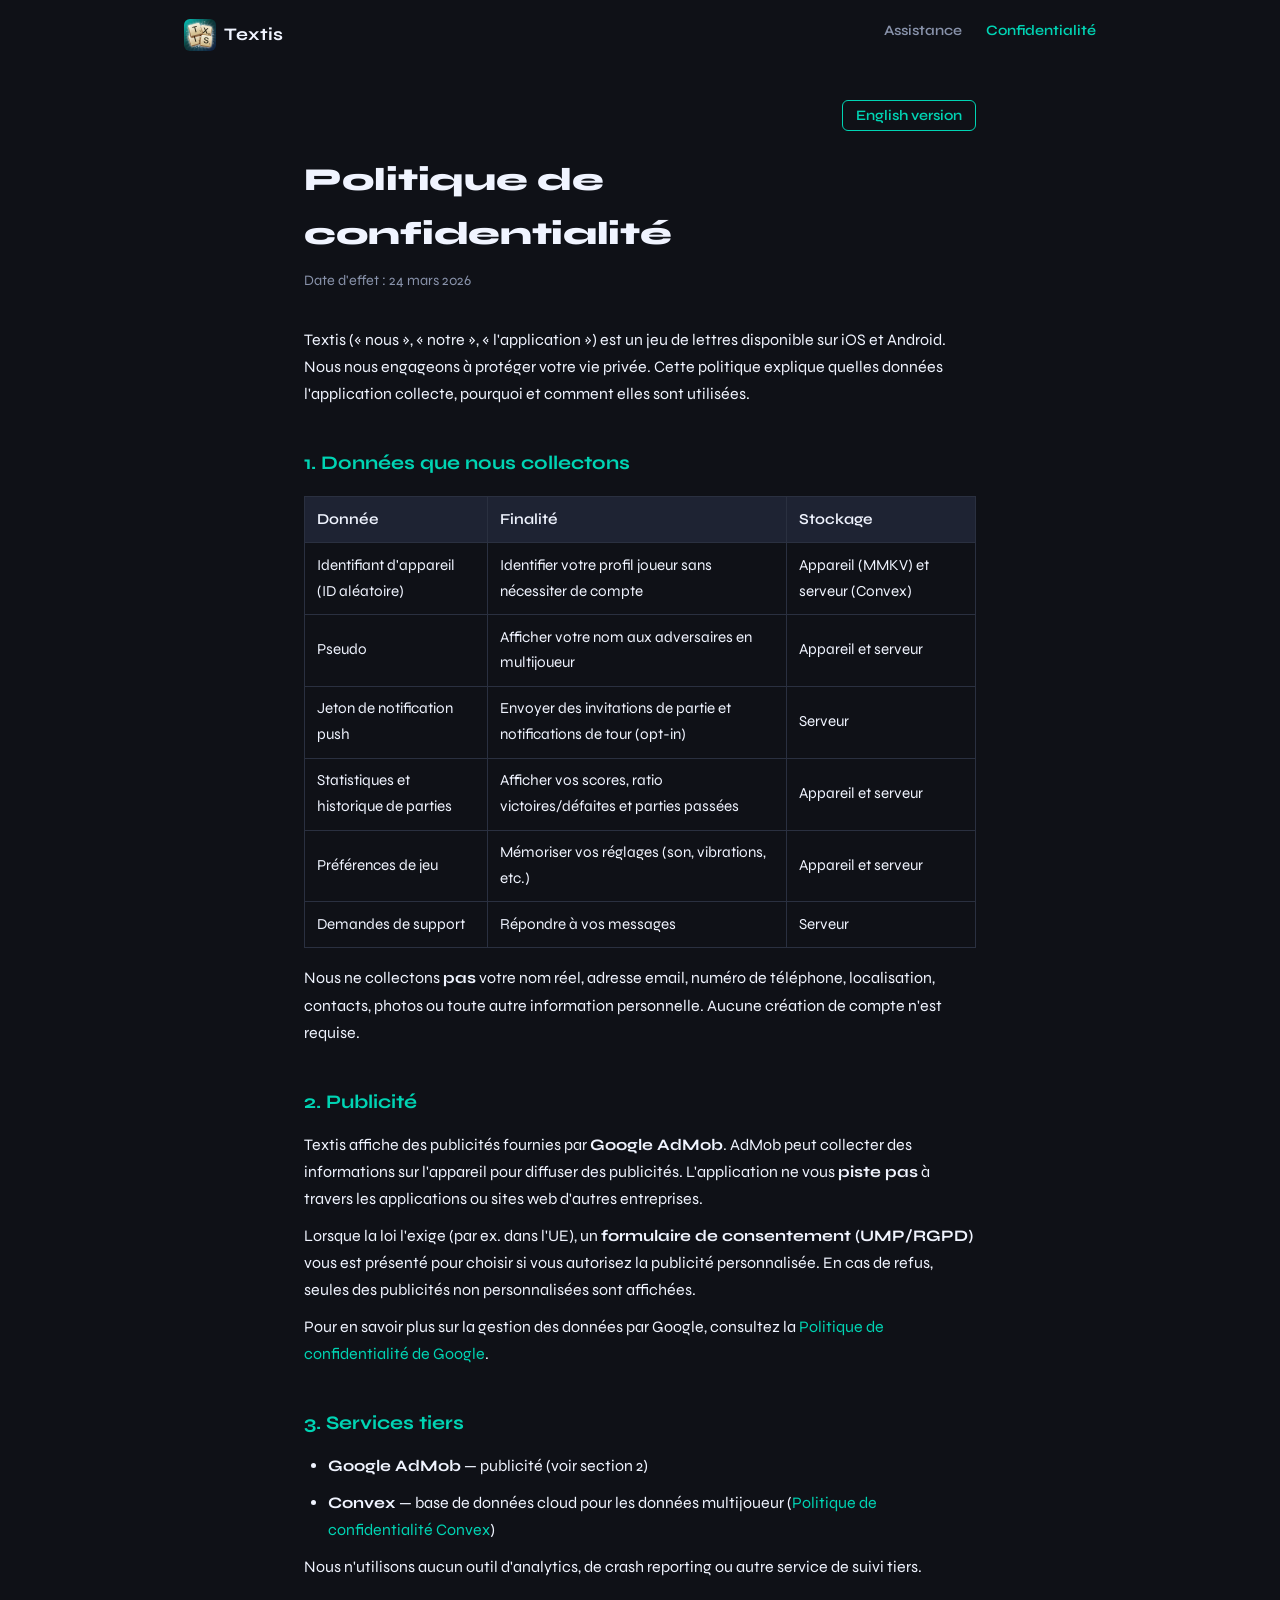
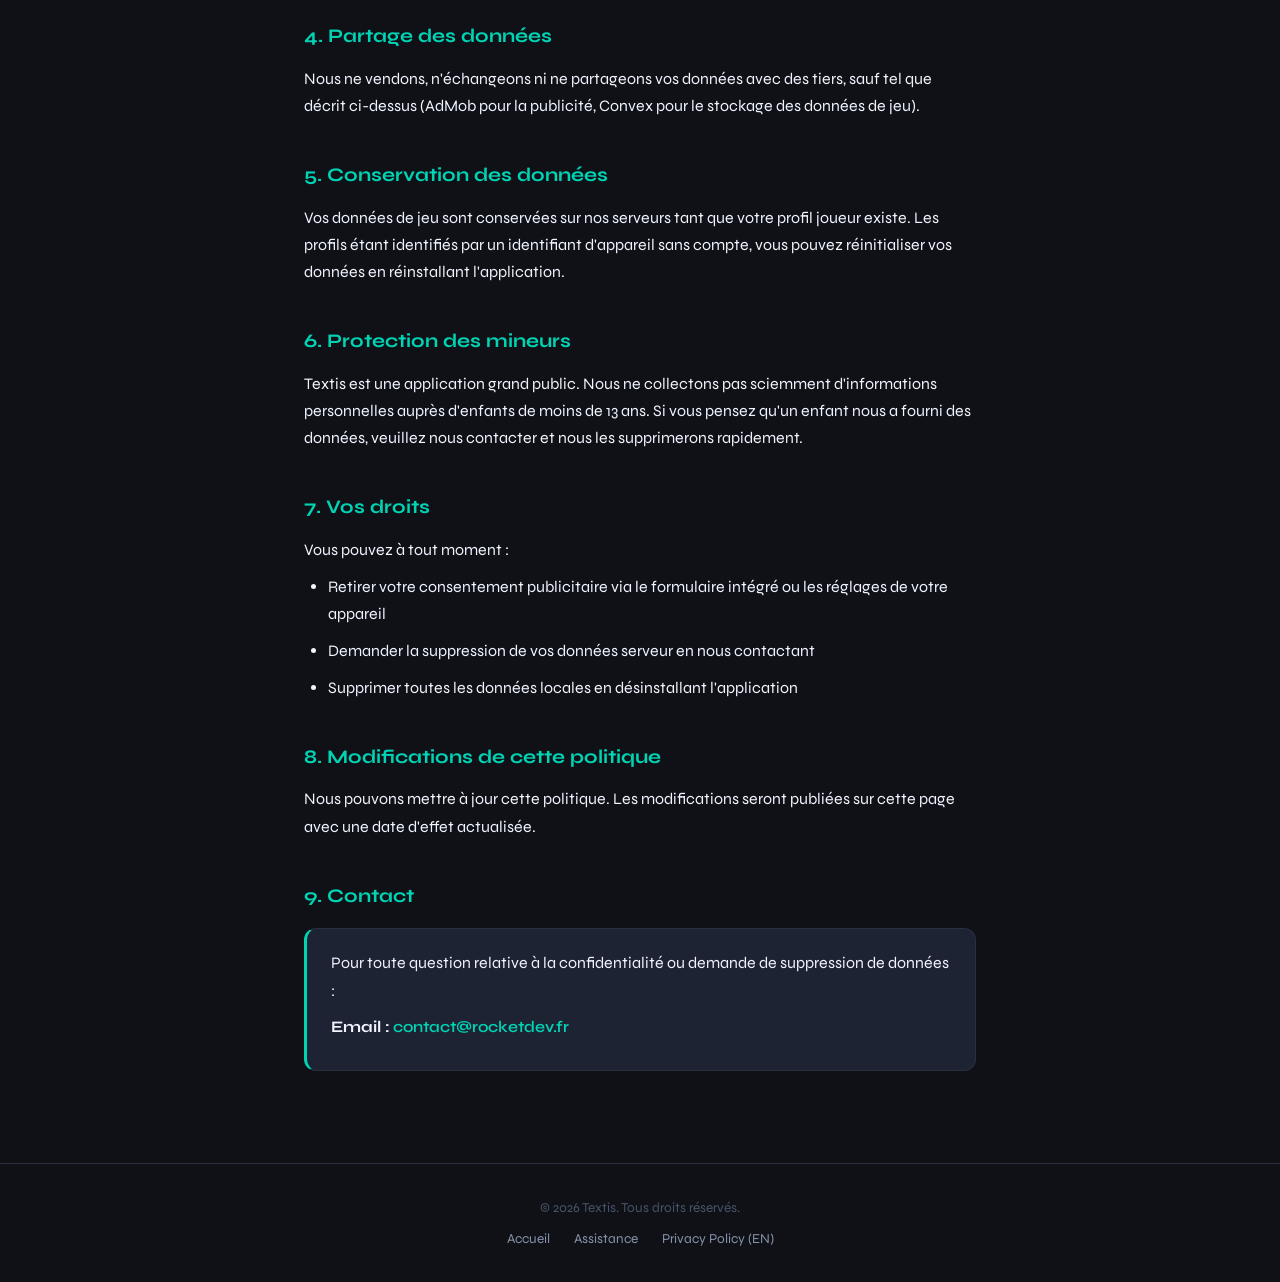
<file: privacy-policy-fr.html>
<!DOCTYPE html>
<html lang="fr">
<head>
  <meta charset="UTF-8">
  <meta name="viewport" content="width=device-width, initial-scale=1.0">
  <title>Textis — Politique de confidentialit&eacute;</title>
  <link rel="icon" type="image/png" href="icon.png">
  <link rel="stylesheet" href="style.css">
</head>
<body>

  <nav class="site-nav">
    <a href="index.html" class="brand">
      <img src="icon.png" alt="Textis">
      Textis
    </a>
    <ul class="nav-links">
      <li><a href="support.html">Assistance</a></li>
      <li><a href="privacy-policy-fr.html" class="active">Confidentialit&eacute;</a></li>
    </ul>
  </nav>

  <div class="container">
    <div class="lang-switch">
      <a href="privacy-policy.html">English version</a>
    </div>

    <h1>Politique de confidentialit&eacute;</h1>
    <p class="effective-date">Date d'effet : 24 mars 2026</p>

    <p>
      Textis (&laquo;&nbsp;nous&nbsp;&raquo;, &laquo;&nbsp;notre&nbsp;&raquo;, &laquo;&nbsp;l'application&nbsp;&raquo;)
      est un jeu de lettres disponible sur iOS et Android. Nous nous engageons
      &agrave; prot&eacute;ger votre vie priv&eacute;e. Cette politique explique quelles donn&eacute;es
      l'application collecte, pourquoi et comment elles sont utilis&eacute;es.
    </p>

    <h2>1. Donn&eacute;es que nous collectons</h2>

    <table>
      <thead>
        <tr><th>Donn&eacute;e</th><th>Finalit&eacute;</th><th>Stockage</th></tr>
      </thead>
      <tbody>
        <tr>
          <td>Identifiant d'appareil (ID al&eacute;atoire)</td>
          <td>Identifier votre profil joueur sans n&eacute;cessiter de compte</td>
          <td>Appareil (MMKV) et serveur (Convex)</td>
        </tr>
        <tr>
          <td>Pseudo</td>
          <td>Afficher votre nom aux adversaires en multijoueur</td>
          <td>Appareil et serveur</td>
        </tr>
        <tr>
          <td>Jeton de notification push</td>
          <td>Envoyer des invitations de partie et notifications de tour (opt-in)</td>
          <td>Serveur</td>
        </tr>
        <tr>
          <td>Statistiques et historique de parties</td>
          <td>Afficher vos scores, ratio victoires/d&eacute;faites et parties pass&eacute;es</td>
          <td>Appareil et serveur</td>
        </tr>
        <tr>
          <td>Pr&eacute;f&eacute;rences de jeu</td>
          <td>M&eacute;moriser vos r&eacute;glages (son, vibrations, etc.)</td>
          <td>Appareil et serveur</td>
        </tr>
        <tr>
          <td>Demandes de support</td>
          <td>R&eacute;pondre &agrave; vos messages</td>
          <td>Serveur</td>
        </tr>
      </tbody>
    </table>

    <p>
      Nous ne collectons <strong>pas</strong> votre nom r&eacute;el, adresse email,
      num&eacute;ro de t&eacute;l&eacute;phone, localisation, contacts, photos ou toute autre
      information personnelle. Aucune cr&eacute;ation de compte n'est requise.
    </p>

    <h2>2. Publicit&eacute;</h2>
    <p>
      Textis affiche des publicit&eacute;s fournies par <strong>Google AdMob</strong>.
      AdMob peut collecter des informations sur l'appareil pour diffuser des
      publicit&eacute;s. L'application ne vous <strong>piste pas</strong> &agrave; travers
      les applications ou sites web d'autres entreprises.
    </p>
    <p>
      Lorsque la loi l'exige (par ex. dans l'UE), un <strong>formulaire de
      consentement (UMP/RGPD)</strong> vous est pr&eacute;sent&eacute; pour choisir si vous
      autorisez la publicit&eacute; personnalis&eacute;e. En cas de refus, seules des
      publicit&eacute;s non personnalis&eacute;es sont affich&eacute;es.
    </p>
    <p>
      Pour en savoir plus sur la gestion des donn&eacute;es par Google, consultez la
      <a href="https://policies.google.com/privacy" target="_blank" rel="noopener">Politique de confidentialit&eacute; de Google</a>.
    </p>

    <h2>3. Services tiers</h2>
    <ul>
      <li><strong>Google AdMob</strong> — publicit&eacute; (voir section 2)</li>
      <li><strong>Convex</strong> — base de donn&eacute;es cloud pour les donn&eacute;es multijoueur
        (<a href="https://www.convex.dev/privacy" target="_blank" rel="noopener">Politique de confidentialit&eacute; Convex</a>)</li>
    </ul>
    <p>Nous n'utilisons aucun outil d'analytics, de crash reporting ou autre service de suivi tiers.</p>

    <h2>4. Partage des donn&eacute;es</h2>
    <p>
      Nous ne vendons, n'&eacute;changeons ni ne partageons vos donn&eacute;es avec des tiers,
      sauf tel que d&eacute;crit ci-dessus (AdMob pour la publicit&eacute;, Convex pour le
      stockage des donn&eacute;es de jeu).
    </p>

    <h2>5. Conservation des donn&eacute;es</h2>
    <p>
      Vos donn&eacute;es de jeu sont conserv&eacute;es sur nos serveurs tant que votre profil
      joueur existe. Les profils &eacute;tant identifi&eacute;s par un identifiant d'appareil
      sans compte, vous pouvez r&eacute;initialiser vos donn&eacute;es en r&eacute;installant l'application.
    </p>

    <h2>6. Protection des mineurs</h2>
    <p>
      Textis est une application grand public. Nous ne collectons pas sciemment
      d'informations personnelles aupr&egrave;s d'enfants de moins de 13 ans. Si vous
      pensez qu'un enfant nous a fourni des donn&eacute;es, veuillez nous contacter et
      nous les supprimerons rapidement.
    </p>

    <h2>7. Vos droits</h2>
    <p>Vous pouvez &agrave; tout moment :</p>
    <ul>
      <li>Retirer votre consentement publicitaire via le formulaire int&eacute;gr&eacute; ou les r&eacute;glages de votre appareil</li>
      <li>Demander la suppression de vos donn&eacute;es serveur en nous contactant</li>
      <li>Supprimer toutes les donn&eacute;es locales en d&eacute;sinstallant l'application</li>
    </ul>

    <h2>8. Modifications de cette politique</h2>
    <p>
      Nous pouvons mettre &agrave; jour cette politique. Les modifications seront
      publi&eacute;es sur cette page avec une date d'effet actualis&eacute;e.
    </p>

    <h2>9. Contact</h2>
    <div class="contact-box">
      <p>Pour toute question relative &agrave; la confidentialit&eacute; ou demande de suppression de donn&eacute;es :</p>
      <p><strong>Email :</strong> <a href="mailto:contact@rocketdev.fr">contact@rocketdev.fr</a></p>
    </div>
  </div>

  <footer>
    <p>&copy; 2026 Textis. Tous droits r&eacute;serv&eacute;s.</p>
    <div class="footer-links">
      <a href="index.html">Accueil</a>
      <a href="support.html">Assistance</a>
      <a href="privacy-policy.html">Privacy Policy (EN)</a>
    </div>
  </footer>

</body>
</html>
</file>
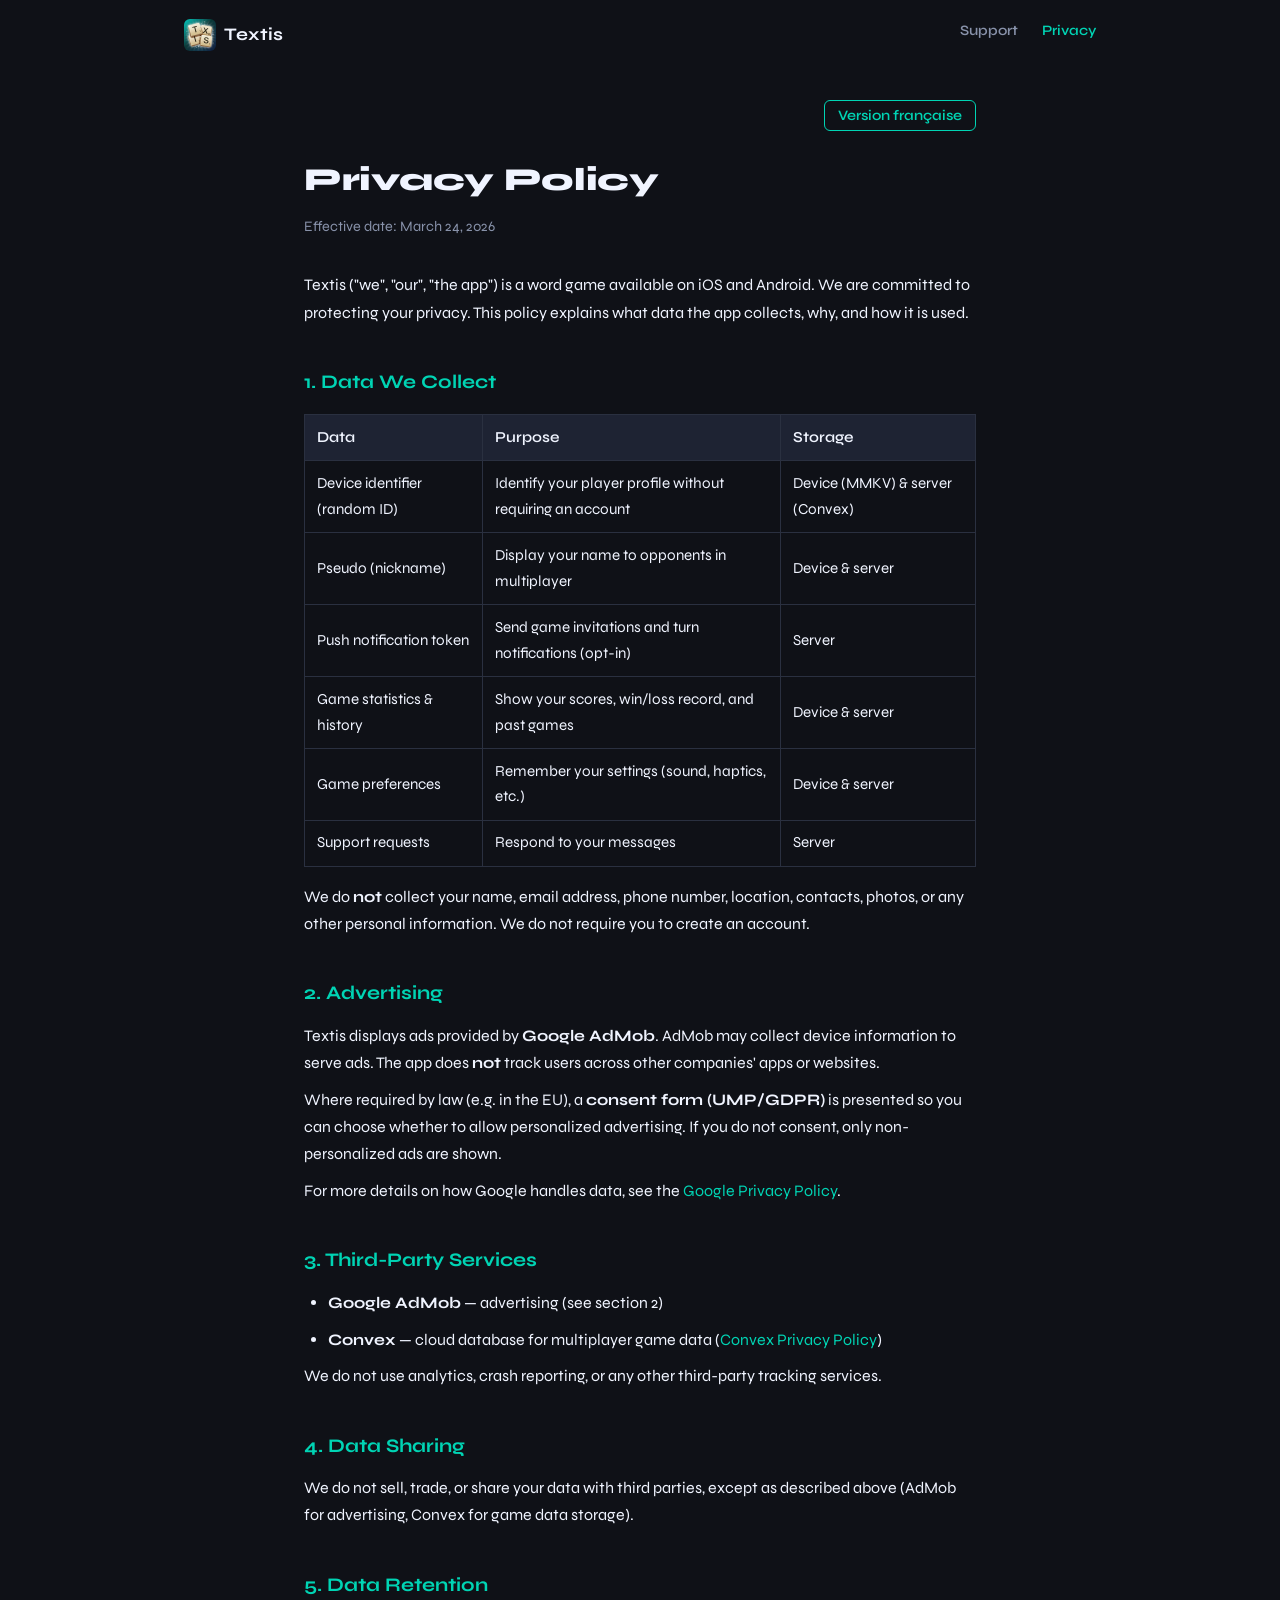
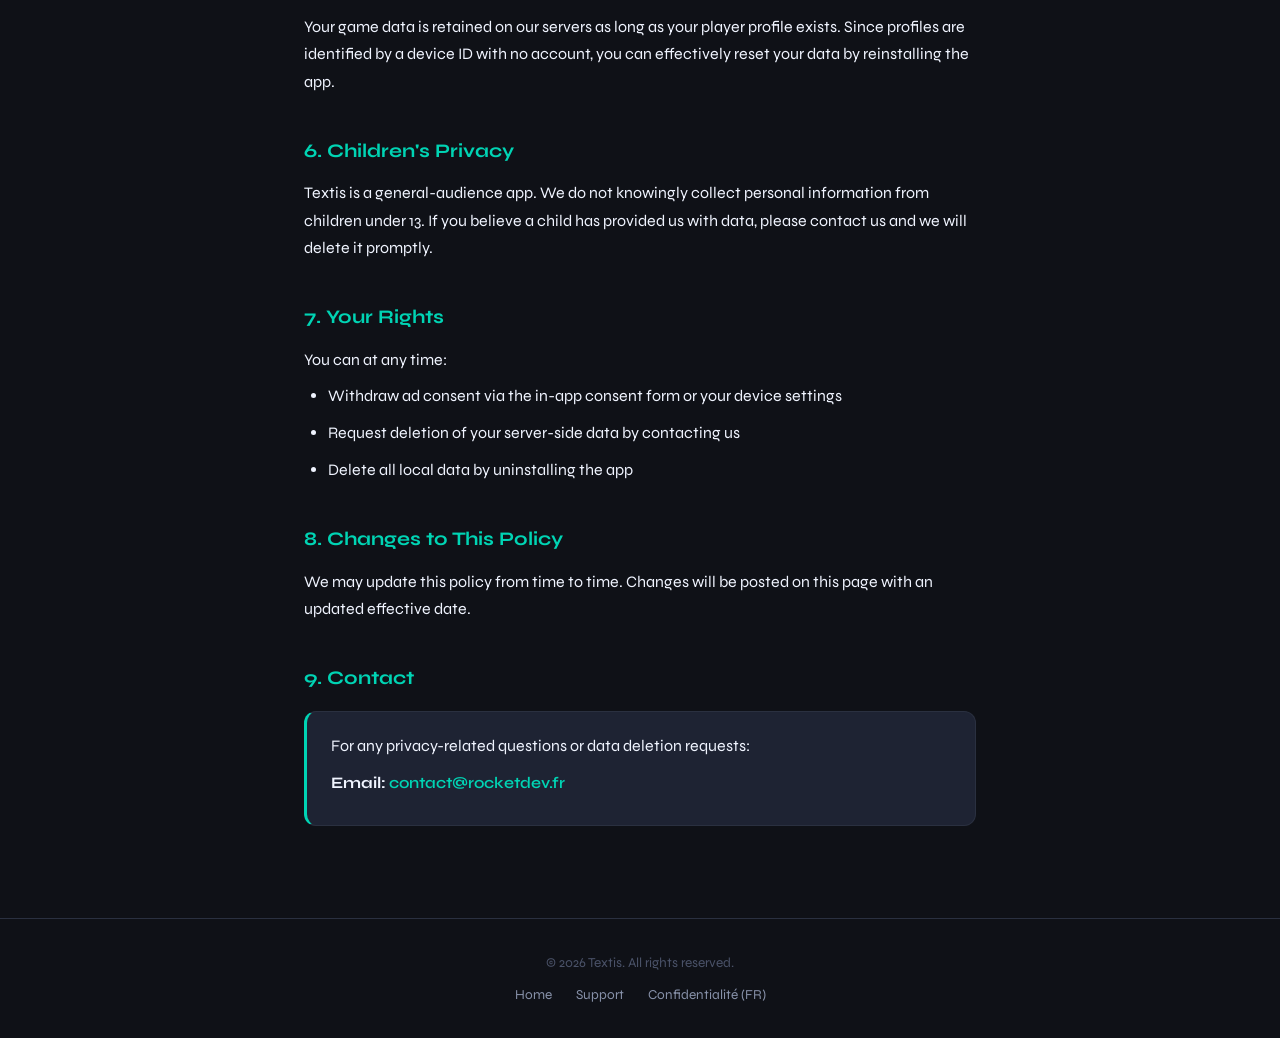
<file: privacy-policy.html>
<!DOCTYPE html>
<html lang="en">
<head>
  <meta charset="UTF-8">
  <meta name="viewport" content="width=device-width, initial-scale=1.0">
  <title>Textis — Privacy Policy</title>
  <link rel="icon" type="image/png" href="icon.png">
  <link rel="stylesheet" href="style.css">
</head>
<body>

  <nav class="site-nav">
    <a href="index.html" class="brand">
      <img src="icon.png" alt="Textis">
      Textis
    </a>
    <ul class="nav-links">
      <li><a href="support.html">Support</a></li>
      <li><a href="privacy-policy.html" class="active">Privacy</a></li>
    </ul>
  </nav>

  <div class="container">
    <div class="lang-switch">
      <a href="privacy-policy-fr.html">Version fran&ccedil;aise</a>
    </div>

    <h1>Privacy Policy</h1>
    <p class="effective-date">Effective date: March 24, 2026</p>

    <p>
      Textis ("we", "our", "the app") is a word game available on iOS and Android.
      We are committed to protecting your privacy. This policy explains what data
      the app collects, why, and how it is used.
    </p>

    <h2>1. Data We Collect</h2>

    <table>
      <thead>
        <tr><th>Data</th><th>Purpose</th><th>Storage</th></tr>
      </thead>
      <tbody>
        <tr>
          <td>Device identifier (random ID)</td>
          <td>Identify your player profile without requiring an account</td>
          <td>Device (MMKV) &amp; server (Convex)</td>
        </tr>
        <tr>
          <td>Pseudo (nickname)</td>
          <td>Display your name to opponents in multiplayer</td>
          <td>Device &amp; server</td>
        </tr>
        <tr>
          <td>Push notification token</td>
          <td>Send game invitations and turn notifications (opt-in)</td>
          <td>Server</td>
        </tr>
        <tr>
          <td>Game statistics &amp; history</td>
          <td>Show your scores, win/loss record, and past games</td>
          <td>Device &amp; server</td>
        </tr>
        <tr>
          <td>Game preferences</td>
          <td>Remember your settings (sound, haptics, etc.)</td>
          <td>Device &amp; server</td>
        </tr>
        <tr>
          <td>Support requests</td>
          <td>Respond to your messages</td>
          <td>Server</td>
        </tr>
      </tbody>
    </table>

    <p>
      We do <strong>not</strong> collect your name, email address, phone number,
      location, contacts, photos, or any other personal information. We do not
      require you to create an account.
    </p>

    <h2>2. Advertising</h2>
    <p>
      Textis displays ads provided by <strong>Google AdMob</strong>. AdMob may
      collect device information to serve ads. The app does <strong>not</strong>
      track users across other companies' apps or websites.
    </p>
    <p>
      Where required by law (e.g. in the EU), a <strong>consent form (UMP/GDPR)</strong>
      is presented so you can choose whether to allow personalized advertising.
      If you do not consent, only non-personalized ads are shown.
    </p>
    <p>
      For more details on how Google handles data, see the
      <a href="https://policies.google.com/privacy" target="_blank" rel="noopener">Google Privacy Policy</a>.
    </p>

    <h2>3. Third-Party Services</h2>
    <ul>
      <li><strong>Google AdMob</strong> — advertising (see section 2)</li>
      <li><strong>Convex</strong> — cloud database for multiplayer game data
        (<a href="https://www.convex.dev/privacy" target="_blank" rel="noopener">Convex Privacy Policy</a>)</li>
    </ul>
    <p>We do not use analytics, crash reporting, or any other third-party tracking services.</p>

    <h2>4. Data Sharing</h2>
    <p>
      We do not sell, trade, or share your data with third parties, except as
      described above (AdMob for advertising, Convex for game data storage).
    </p>

    <h2>5. Data Retention</h2>
    <p>
      Your game data is retained on our servers as long as your player profile
      exists. Since profiles are identified by a device ID with no account, you
      can effectively reset your data by reinstalling the app.
    </p>

    <h2>6. Children's Privacy</h2>
    <p>
      Textis is a general-audience app. We do not knowingly collect personal
      information from children under 13. If you believe a child has provided us
      with data, please contact us and we will delete it promptly.
    </p>

    <h2>7. Your Rights</h2>
    <p>You can at any time:</p>
    <ul>
      <li>Withdraw ad consent via the in-app consent form or your device settings</li>
      <li>Request deletion of your server-side data by contacting us</li>
      <li>Delete all local data by uninstalling the app</li>
    </ul>

    <h2>8. Changes to This Policy</h2>
    <p>
      We may update this policy from time to time. Changes will be posted on this
      page with an updated effective date.
    </p>

    <h2>9. Contact</h2>
    <div class="contact-box">
      <p>For any privacy-related questions or data deletion requests:</p>
      <p><strong>Email:</strong> <a href="mailto:contact@rocketdev.fr">contact@rocketdev.fr</a></p>
    </div>
  </div>

  <footer>
    <p>&copy; 2026 Textis. All rights reserved.</p>
    <div class="footer-links">
      <a href="index.html">Home</a>
      <a href="support.html">Support</a>
      <a href="privacy-policy-fr.html">Confidentialit&eacute; (FR)</a>
    </div>
  </footer>

</body>
</html>
</file>
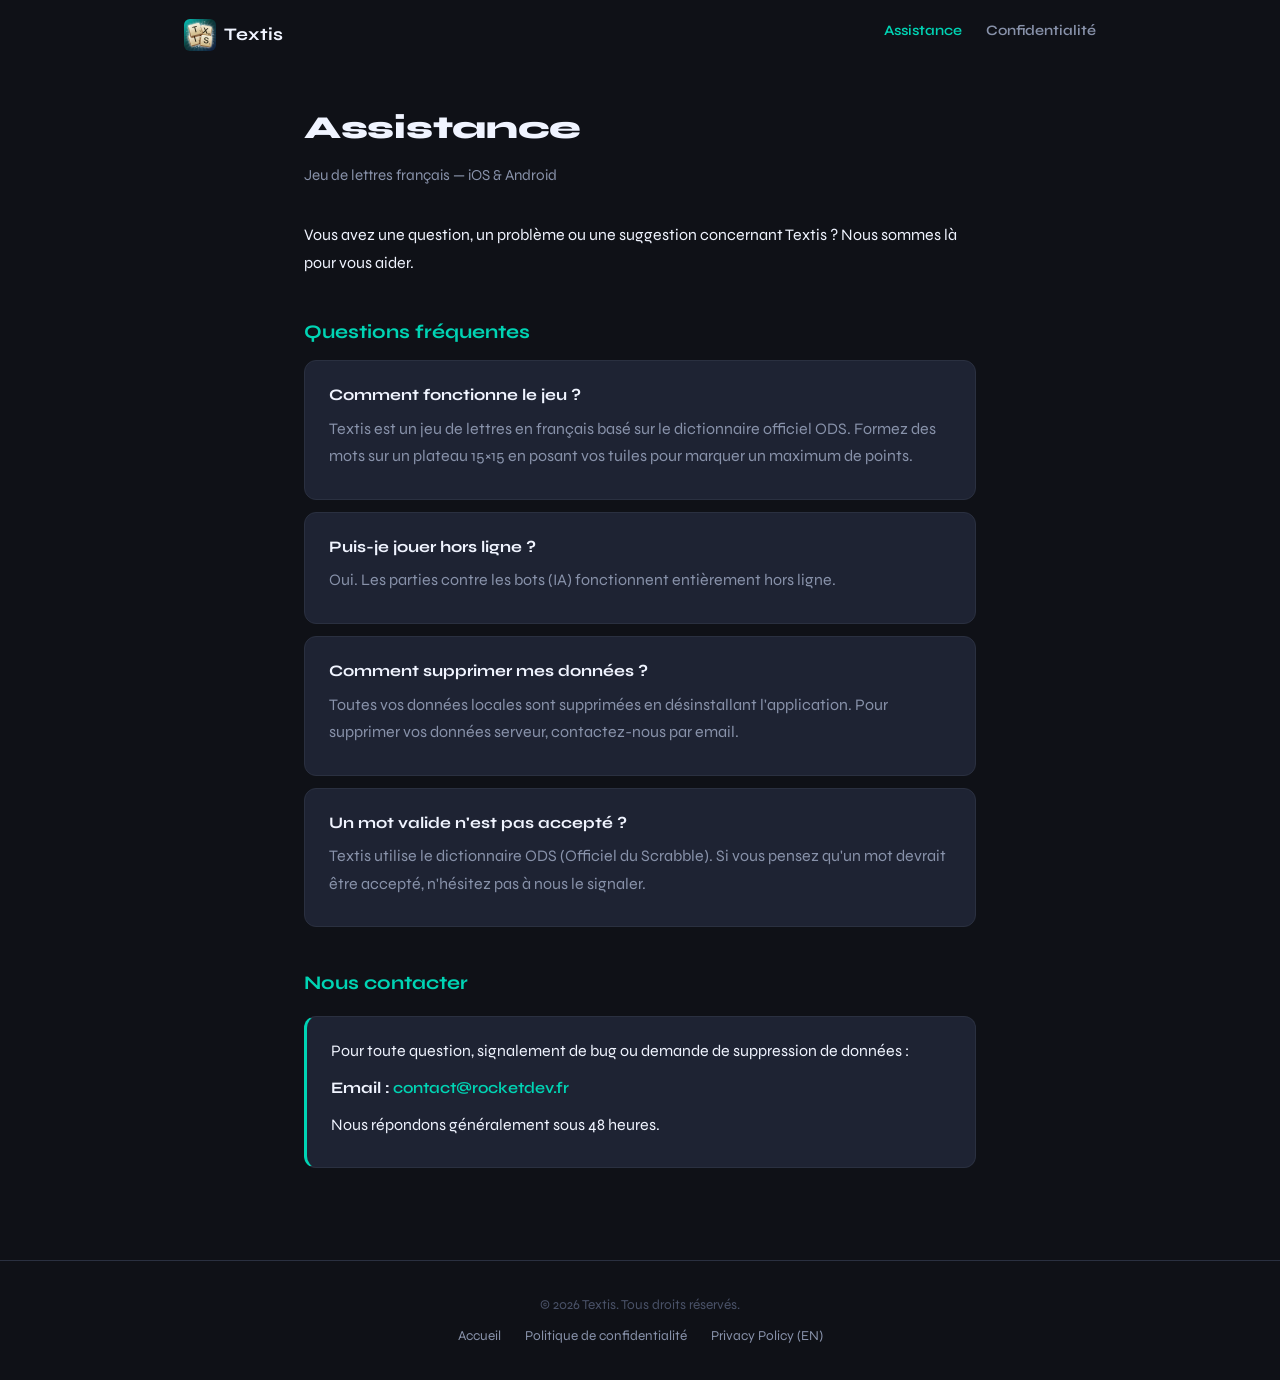
<file: support.html>
<!DOCTYPE html>
<html lang="fr">
<head>
  <meta charset="UTF-8">
  <meta name="viewport" content="width=device-width, initial-scale=1.0">
  <title>Textis — Assistance</title>
  <link rel="icon" type="image/png" href="icon.png">
  <link rel="stylesheet" href="style.css">
</head>
<body>

  <nav class="site-nav">
    <a href="index.html" class="brand">
      <img src="icon.png" alt="Textis">
      Textis
    </a>
    <ul class="nav-links">
      <li><a href="support.html" class="active">Assistance</a></li>
      <li><a href="privacy-policy-fr.html">Confidentialit&eacute;</a></li>
    </ul>
  </nav>

  <div class="container">
    <h1>Assistance</h1>
    <p class="subtitle">Jeu de lettres fran&ccedil;ais — iOS &amp; Android</p>

    <p>
      Vous avez une question, un probl&egrave;me ou une suggestion concernant Textis&nbsp;?
      Nous sommes l&agrave; pour vous aider.
    </p>

    <h2>Questions fr&eacute;quentes</h2>

    <div class="faq-item">
      <strong>Comment fonctionne le jeu&nbsp;?</strong>
      <p>Textis est un jeu de lettres en fran&ccedil;ais bas&eacute; sur le dictionnaire officiel ODS.
      Formez des mots sur un plateau 15&times;15 en posant vos tuiles pour marquer un maximum de points.</p>
    </div>

    <div class="faq-item">
      <strong>Puis-je jouer hors ligne&nbsp;?</strong>
      <p>Oui. Les parties contre les bots (IA) fonctionnent enti&egrave;rement hors ligne.</p>
    </div>

    <div class="faq-item">
      <strong>Comment supprimer mes donn&eacute;es&nbsp;?</strong>
      <p>Toutes vos donn&eacute;es locales sont supprim&eacute;es en d&eacute;sinstallant l'application.
      Pour supprimer vos donn&eacute;es serveur, contactez-nous par email.</p>
    </div>

    <div class="faq-item">
      <strong>Un mot valide n'est pas accept&eacute;&nbsp;?</strong>
      <p>Textis utilise le dictionnaire ODS (Officiel du Scrabble). Si vous pensez qu'un mot
      devrait &ecirc;tre accept&eacute;, n'h&eacute;sitez pas &agrave; nous le signaler.</p>
    </div>

    <h2>Nous contacter</h2>
    <div class="contact-box">
      <p>Pour toute question, signalement de bug ou demande de suppression de donn&eacute;es&nbsp;:</p>
      <p><strong>Email&nbsp;:</strong> <a href="mailto:contact@rocketdev.fr">contact@rocketdev.fr</a></p>
      <p>Nous r&eacute;pondons g&eacute;n&eacute;ralement sous 48 heures.</p>
    </div>
  </div>

  <footer>
    <p>&copy; 2026 Textis. Tous droits r&eacute;serv&eacute;s.</p>
    <div class="footer-links">
      <a href="index.html">Accueil</a>
      <a href="privacy-policy-fr.html">Politique de confidentialit&eacute;</a>
      <a href="privacy-policy.html">Privacy Policy (EN)</a>
    </div>
  </footer>

</body>
</html>
</file>
<file: style.css>
/* ============================================
   Textis — Shared Design System
   Aligned with the Textis mobile app tokens
   ============================================ */

/* Google Fonts: Syne (display) + DM Mono (monospace) */
@import url('https://fonts.googleapis.com/css2?family=Syne:wght@400;600;700;800&family=DM+Mono:wght@400;500&display=swap');

:root {
  --bg-deep: #0F1117;
  --bg-surface: #171B26;
  --bg-card: #1E2333;
  --bg-elevated: #252A3A;

  --accent: #00D4B4;
  --accent-dark: #00B89C;
  --accent-dim: rgba(0, 212, 180, 0.15);
  --accent-glow: rgba(0, 212, 180, 0.3);

  --text-primary: #F0F4FF;
  --text-secondary: #8892AA;
  --text-muted: #4A5268;
  --text-inverse: #0A1F1D;

  --border: #2A3040;
  --border-subtle: #1E2333;

  --success: #4ECDC4;
  --error: #FF6B6B;
  --warning: #FFB347;
  --info: #74B9FF;

  --radius-sm: 6px;
  --radius-md: 12px;
  --radius-lg: 18px;
  --radius-xl: 24px;

  --font-display: 'Syne', sans-serif;
  --font-mono: 'DM Mono', monospace;
}

/* ---- Reset ---- */
*, *::before, *::after { margin: 0; padding: 0; box-sizing: border-box; }

/* ---- Base ---- */
body {
  font-family: var(--font-display);
  background: var(--bg-deep);
  color: var(--text-primary);
  line-height: 1.7;
  -webkit-font-smoothing: antialiased;
  -moz-osx-font-smoothing: grayscale;
}

a {
  color: var(--accent);
  text-decoration: none;
  transition: color 0.2s;
}
a:hover {
  color: var(--accent-dark);
}

/* ---- Layout ---- */
.container {
  max-width: 720px;
  margin: 0 auto;
  padding: 2rem 1.5rem;
}

/* ---- Navigation ---- */
.site-nav {
  display: flex;
  align-items: center;
  justify-content: space-between;
  padding: 1rem 1.5rem;
  max-width: 960px;
  margin: 0 auto;
}

.site-nav .brand {
  display: flex;
  align-items: center;
  gap: 0.5rem;
  font-weight: 700;
  font-size: 1.1rem;
  color: var(--text-primary);
  text-decoration: none;
}

.site-nav .brand img {
  width: 32px;
  height: 32px;
  border-radius: var(--radius-sm);
}

.site-nav .nav-links {
  display: flex;
  gap: 1.5rem;
  list-style: none;
}

.site-nav .nav-links a {
  color: var(--text-secondary);
  font-size: 0.9rem;
  font-weight: 600;
  transition: color 0.2s;
}

.site-nav .nav-links a:hover,
.site-nav .nav-links a.active {
  color: var(--accent);
}

/* ---- Typography ---- */
h1 {
  font-family: var(--font-display);
  font-weight: 800;
  font-size: 2rem;
  color: var(--text-primary);
  margin-bottom: 0.5rem;
  letter-spacing: -0.3px;
}

h1 .accent {
  color: var(--accent);
}

h2 {
  font-family: var(--font-display);
  font-weight: 700;
  font-size: 1.2rem;
  color: var(--accent);
  margin-top: 2.5rem;
  margin-bottom: 0.75rem;
}

p, li {
  margin-bottom: 0.6rem;
  color: var(--text-primary);
  line-height: 1.7;
}

.subtitle {
  color: var(--text-secondary);
  font-size: 0.95rem;
  margin-bottom: 2rem;
}

.effective-date {
  color: var(--text-secondary);
  font-size: 0.9rem;
  margin-bottom: 2rem;
}

ul { padding-left: 1.5rem; }

strong { color: var(--text-primary); }

/* ---- Language Switch ---- */
.lang-switch {
  text-align: right;
  margin-bottom: 1.5rem;
}

.lang-switch a {
  color: var(--accent);
  font-weight: 600;
  padding: 0.4rem 0.8rem;
  border: 1px solid var(--accent);
  border-radius: var(--radius-sm);
  font-size: 0.9rem;
  transition: background 0.2s, color 0.2s;
}

.lang-switch a:hover {
  background: var(--accent);
  color: var(--text-inverse);
}

/* ---- Tables ---- */
table {
  width: 100%;
  border-collapse: collapse;
  margin: 1rem 0;
}

th, td {
  text-align: left;
  padding: 0.6rem 0.75rem;
  border: 1px solid var(--border);
  font-size: 0.95rem;
}

th {
  background: var(--bg-card);
  font-weight: 600;
  color: var(--text-primary);
}

td {
  color: var(--text-primary);
}

/* ---- Cards / Boxes ---- */
.contact-box,
.faq-item {
  background: var(--bg-card);
  border: 1px solid var(--border);
  border-radius: var(--radius-md);
  padding: 1.25rem 1.5rem;
  margin-bottom: 0.75rem;
}

.contact-box {
  margin-top: 1rem;
  border-left: 3px solid var(--accent);
}

.contact-box a {
  color: var(--accent);
  font-weight: 600;
}

.faq-item strong {
  display: block;
  margin-bottom: 0.4rem;
  color: var(--text-primary);
}

.faq-item p,
.faq-item {
  color: var(--text-secondary);
}

/* ---- Buttons ---- */
.btn {
  display: inline-flex;
  align-items: center;
  gap: 0.5rem;
  padding: 0.75rem 1.5rem;
  border-radius: var(--radius-md);
  font-family: var(--font-display);
  font-weight: 700;
  font-size: 0.95rem;
  text-decoration: none;
  transition: transform 0.15s, box-shadow 0.2s, background 0.2s;
  cursor: pointer;
  border: none;
}

.btn:hover {
  transform: translateY(-1px);
}

.btn-primary {
  background: linear-gradient(135deg, var(--accent), var(--accent-dark));
  color: var(--text-inverse);
  box-shadow: 0 4px 12px var(--accent-glow);
}

.btn-primary:hover {
  box-shadow: 0 6px 20px var(--accent-glow);
  color: var(--text-inverse);
}

.btn-secondary {
  background: var(--bg-elevated);
  color: var(--text-primary);
  border: 1px solid var(--border);
}

.btn-secondary:hover {
  border-color: var(--accent);
  color: var(--accent);
}

/* ---- Store Badges ---- */
.store-badges {
  display: flex;
  gap: 1rem;
  flex-wrap: wrap;
  margin-top: 1.5rem;
}

.store-badges a {
  display: inline-block;
  transition: transform 0.15s, opacity 0.2s;
}

.store-badges a:hover {
  transform: translateY(-2px);
  opacity: 0.9;
}

.store-badges img {
  height: 48px;
}

/* ---- Hero ---- */
.hero {
  text-align: center;
  padding: 4rem 1.5rem 3rem;
  position: relative;
  overflow: hidden;
}

.hero::before {
  content: '';
  position: absolute;
  top: -50%;
  left: -50%;
  width: 200%;
  height: 200%;
  background: radial-gradient(
    ellipse at 30% 20%,
    rgba(0, 212, 180, 0.12) 0%,
    rgba(0, 212, 180, 0.04) 30%,
    transparent 60%
  );
  pointer-events: none;
}

.hero-content {
  position: relative;
  z-index: 1;
}

.hero .app-icon {
  width: 120px;
  height: 120px;
  border-radius: var(--radius-xl);
  box-shadow: 0 8px 32px rgba(0, 212, 180, 0.2);
  margin-bottom: 1.5rem;
}

.hero h1 {
  font-size: 2.8rem;
  font-weight: 800;
  letter-spacing: -0.5px;
}

.hero .tagline {
  color: var(--text-secondary);
  font-size: 1.15rem;
  margin-bottom: 0.5rem;
}

.hero .description {
  color: var(--text-secondary);
  font-size: 1rem;
  max-width: 500px;
  margin: 1rem auto 0;
  line-height: 1.6;
}

/* ---- Features Grid ---- */
.features {
  display: grid;
  grid-template-columns: repeat(auto-fit, minmax(200px, 1fr));
  gap: 1.25rem;
  max-width: 720px;
  margin: 3rem auto;
  padding: 0 1.5rem;
}

.feature-card {
  background: var(--bg-card);
  border: 1px solid var(--border);
  border-radius: var(--radius-md);
  padding: 1.5rem;
  text-align: center;
  transition: border-color 0.2s, transform 0.15s;
}

.feature-card:hover {
  border-color: var(--accent);
  transform: translateY(-2px);
}

.feature-card .icon {
  font-size: 1.8rem;
  margin-bottom: 0.75rem;
}

.feature-card h3 {
  font-family: var(--font-display);
  font-weight: 700;
  font-size: 1rem;
  color: var(--text-primary);
  margin-bottom: 0.4rem;
}

.feature-card p {
  color: var(--text-secondary);
  font-size: 0.9rem;
  margin: 0;
}

/* ---- SEO Content Sections ---- */
.seo-section {
  margin-bottom: 2.5rem;
}

.seo-section h2 {
  margin-top: 0;
  margin-bottom: 0.75rem;
}

.seo-section p {
  color: var(--text-secondary);
  font-size: 1rem;
  line-height: 1.8;
}

/* ---- Footer ---- */
footer {
  margin-top: 3rem;
  padding: 2rem 1.5rem;
  text-align: center;
  border-top: 1px solid var(--border);
}

footer p {
  color: var(--text-muted);
  font-size: 0.85rem;
  margin-bottom: 0.3rem;
}

footer a {
  color: var(--text-secondary);
  font-size: 0.85rem;
}

footer a:hover {
  color: var(--accent);
}

footer .footer-links {
  display: flex;
  justify-content: center;
  gap: 1.5rem;
  margin-top: 0.5rem;
  flex-wrap: wrap;
}

/* ---- Responsive ---- */
@media (max-width: 600px) {
  .hero h1 {
    font-size: 2rem;
  }

  .hero .app-icon {
    width: 96px;
    height: 96px;
  }

  .features {
    grid-template-columns: 1fr;
  }

  .site-nav {
    flex-direction: column;
    gap: 0.75rem;
  }

  .store-badges {
    justify-content: center;
  }
}
</file>
